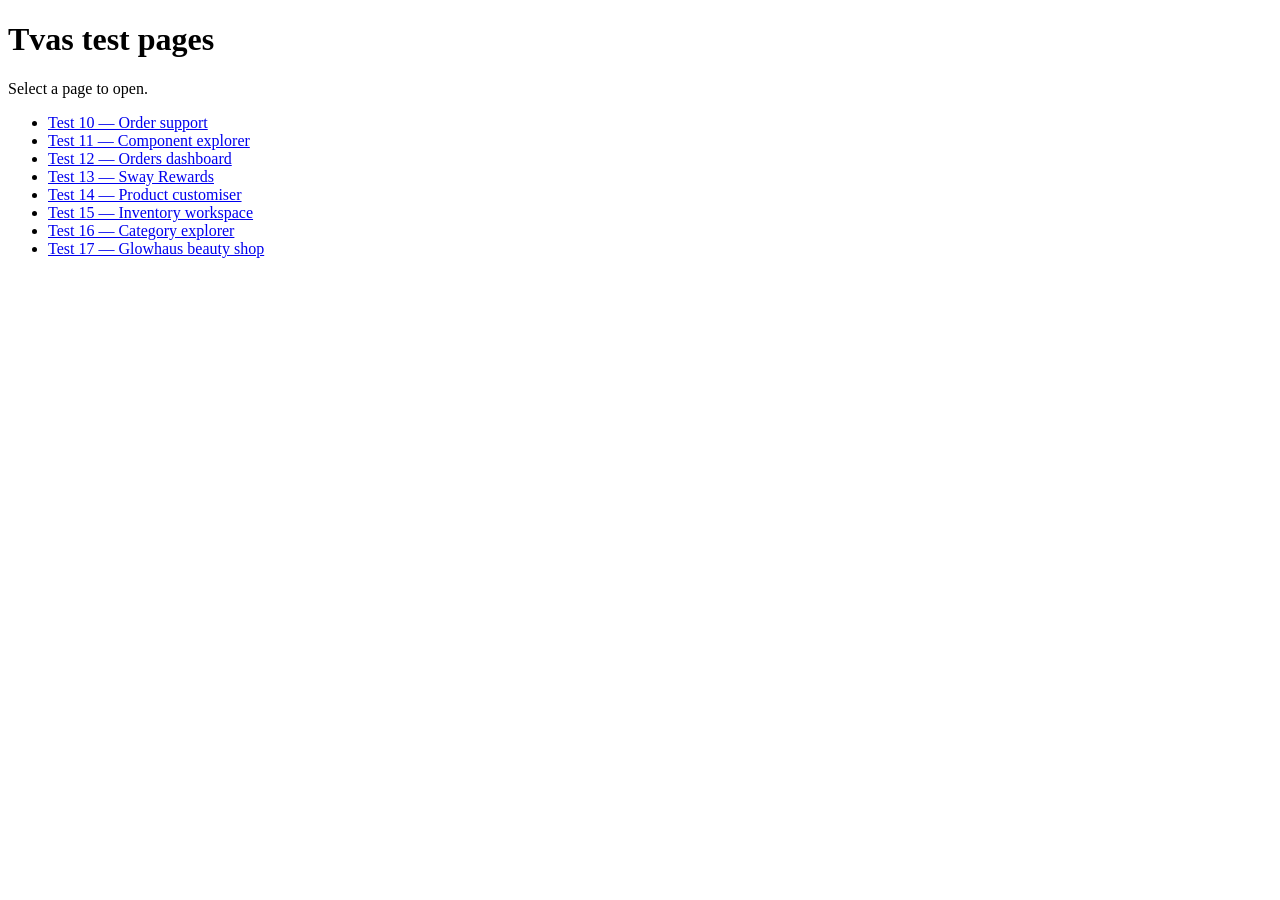
<file: index.html>
<!doctype html>
<html lang="en">
  <head>
    <meta charset="utf-8">
    <meta name="viewport" content="width=device-width, initial-scale=1">
    <title>Tvas test pages</title>
  </head>
  <body>
    <main>
      <h1>Tvas test pages</h1>
      <p>Select a page to open.</p>
      <ul>
        <li><a href="./test10/">Test 10 — Order support</a></li>
        <li><a href="./test11/">Test 11 — Component explorer</a></li>
        <li><a href="./test12/">Test 12 — Orders dashboard</a></li>
        <li><a href="./test13/">Test 13 — Sway Rewards</a></li>
        <li><a href="./test14/">Test 14 — Product customiser</a></li>
        <li><a href="./test15/">Test 15 — Inventory workspace</a></li>
        <li><a href="./test16/">Test 16 — Category explorer</a></li>
        <li><a href="./test17/">Test 17 — Glowhaus beauty shop</a></li>
      </ul>
    </main>
  </body>
</html>
</file>
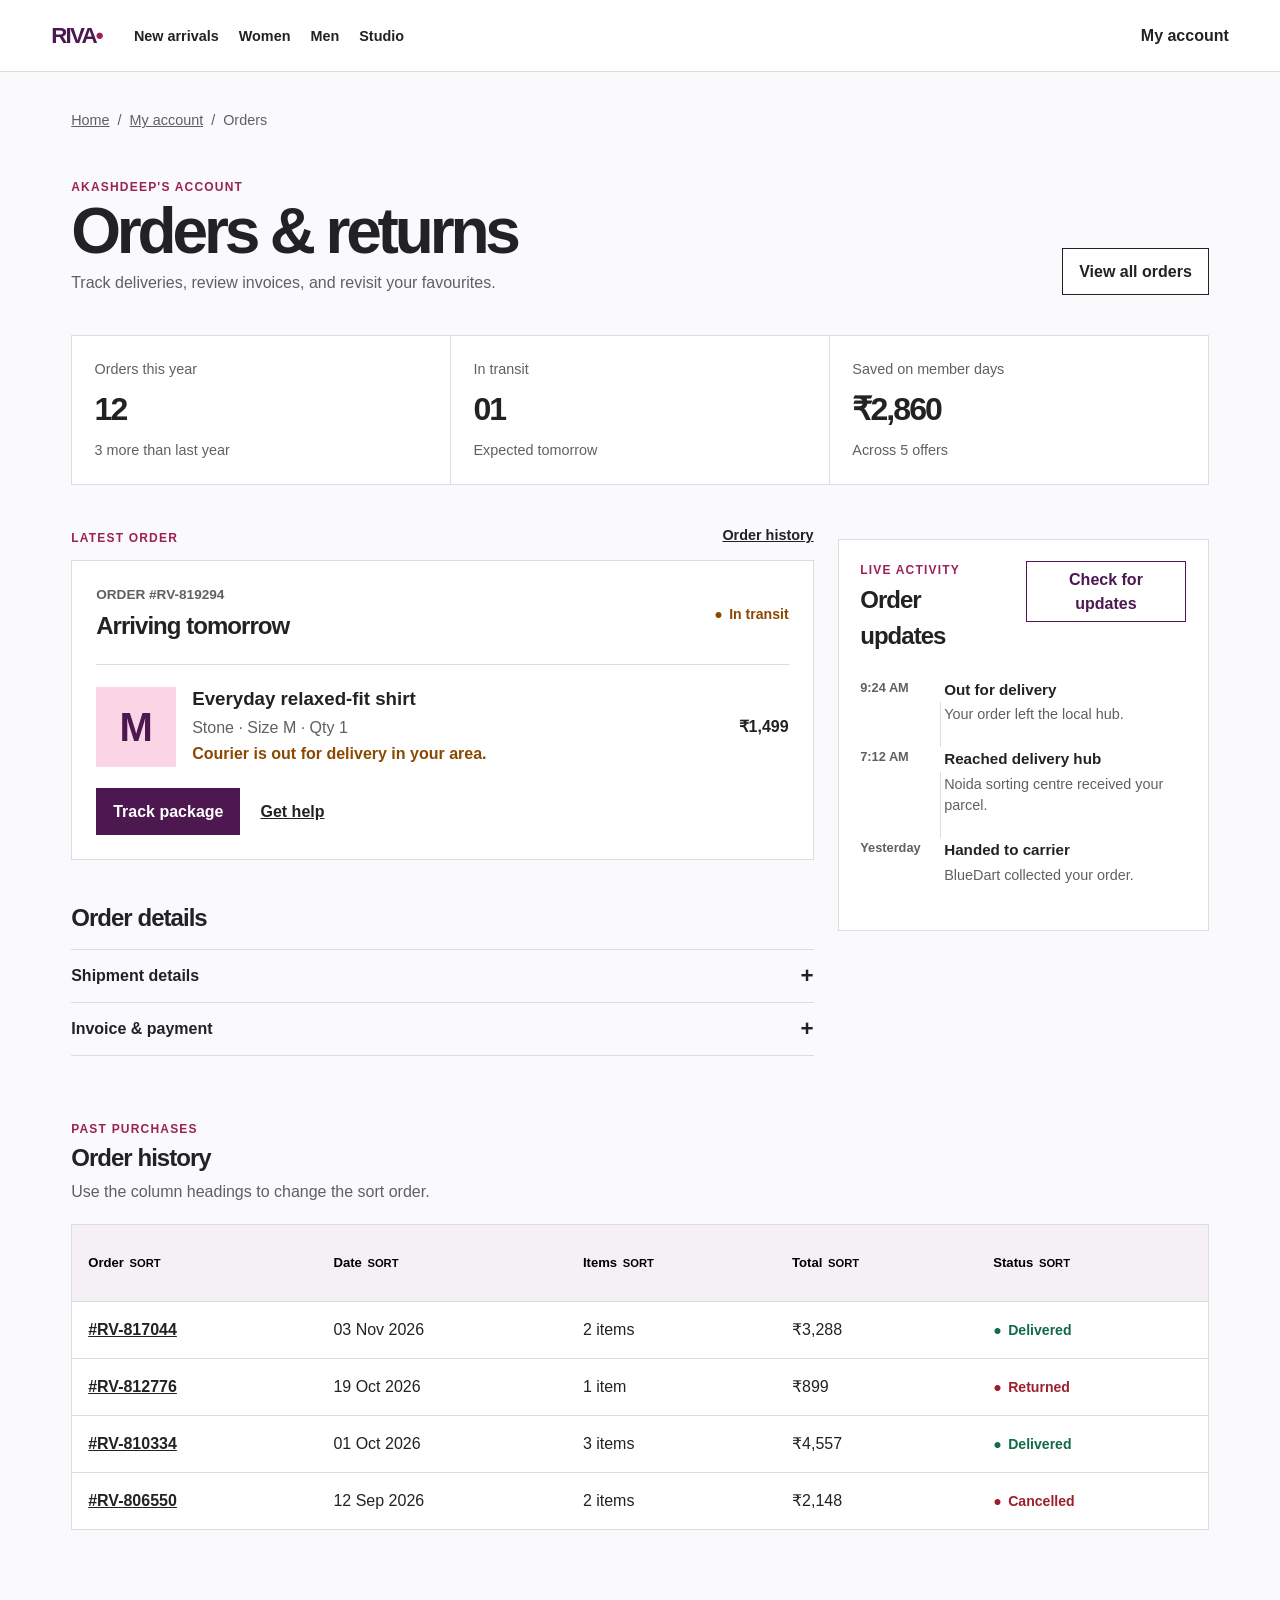
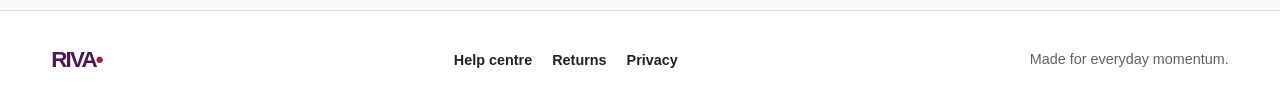
<file: test12/index.html>
<!doctype html>
<html lang="en">
  <head>
    <meta charset="utf-8">
    <meta name="viewport" content="width=device-width, initial-scale=1">
    <meta name="description" content="Myntra-inspired account dashboard with sortable order history and order activity.">
    <title>My orders — RIVA</title>
    <link rel="stylesheet" href="./style.css">
  </head>
  <body>
    <a class="skip-link" href="#main">Skip to order history</a>
    <header class="site-header">
      <a class="brand" href="../" aria-label="RIVA home">RIVA<span>•</span></a>
      <nav aria-label="Primary navigation">
        <ul><li><a href="#new">New arrivals</a></li><li><a href="#women">Women</a></li><li><a href="#men">Men</a></li><li><a href="#studio">Studio</a></li></ul>
      </nav>
      <a class="account-link" href="#account">My account</a>
    </header>

    <main id="main" tabindex="-1">
      <nav class="breadcrumbs" aria-label="Breadcrumb"><ol><li><a href="../">Home</a></li><li><a href="#account">My account</a></li><li aria-current="page">Orders</li></ol></nav>
      <section class="account-heading" aria-labelledby="page-title">
        <div><p class="eyebrow">AKASHDEEP'S ACCOUNT</p><h1 id="page-title">Orders &amp; returns</h1><p>Track deliveries, review invoices, and revisit your favourites.</p></div>
        <a class="outline-button" href="#order-history">View all orders</a>
      </section>

      <section class="metrics" aria-label="Order metrics">
        <article><p>Orders this year</p><strong>12</strong><span>3 more than last year</span></article>
        <article><p>In transit</p><strong>01</strong><span>Expected tomorrow</span></article>
        <article><p>Saved on member days</p><strong>₹2,860</strong><span>Across 5 offers</span></article>
      </section>

      <div class="dashboard-layout">
        <section class="order-column" aria-labelledby="latest-order-title">
          <div class="section-label"><p class="eyebrow">LATEST ORDER</p><a href="#order-history">Order history</a></div>
          <article class="latest-order">
            <div class="order-topline"><div><p class="order-id">ORDER #RV-819294</p><h2 id="latest-order-title">Arriving tomorrow</h2></div><p class="status in-transit"><span aria-hidden="true">●</span> In transit</p></div>
            <div class="order-detail"><div class="product-tile" aria-hidden="true">M</div><div><h3>Everyday relaxed-fit shirt</h3><p>Stone · Size M · Qty 1</p><p class="delivery-note">Courier is out for delivery in your area.</p></div><strong>₹1,499</strong></div>
            <div class="order-actions"><a class="filled-button" href="#tracking">Track package</a><a class="text-link" href="#invoice">Get help</a></div>
          </article>

          <section class="details-section" aria-labelledby="details-title"><h2 id="details-title">Order details</h2>
            <details><summary>Shipment details</summary><div class="disclosure-content"><p><strong>Delivery address</strong><br>Akashdeep Bansal<br>24, Sector 18, Noida 201301</p><p><strong>Carrier</strong><br>BlueDart · Tracking ID BD482930190</p></div></details>
            <details><summary>Invoice &amp; payment</summary><div class="disclosure-content"><p><strong>Payment</strong><br>Visa ending 4421 · ₹1,499</p><a href="#download-invoice">Download tax invoice (PDF)</a></div></details>
          </section>
        </section>

        <aside class="activity-feed" aria-labelledby="activity-title">
          <div class="aside-heading"><div><p class="eyebrow">LIVE ACTIVITY</p><h2 id="activity-title">Order updates</h2></div><button id="add-update" type="button">Check for updates</button></div>
          <p id="feed-status" class="sr-only" role="status" aria-live="polite"></p>
          <ol id="activity-list" aria-live="polite" aria-relevant="additions text">
            <li><time datetime="2026-11-22T09:24">9:24 AM</time><div><strong>Out for delivery</strong><p>Your order left the local hub.</p></div></li>
            <li><time datetime="2026-11-22T07:12">7:12 AM</time><div><strong>Reached delivery hub</strong><p>Noida sorting centre received your parcel.</p></div></li>
            <li><time datetime="2026-11-21T20:48">Yesterday</time><div><strong>Handed to carrier</strong><p>BlueDart collected your order.</p></div></li>
          </ol>
        </aside>
      </div>

      <section class="history-section" id="order-history" aria-labelledby="history-title">
        <div><p class="eyebrow">PAST PURCHASES</p><h2 id="history-title">Order history</h2><p>Use the column headings to change the sort order.</p></div>
        <div class="table-wrap" tabindex="0">
          <table>
            <caption class="sr-only">Order history. Select a column heading to sort the results.</caption>
            <thead><tr><th scope="col" aria-sort="none"><button type="button" data-sort="order">Order <span class="sort-word">Sort</span></button></th><th scope="col" aria-sort="none"><button type="button" data-sort="date">Date <span class="sort-word">Sort</span></button></th><th scope="col" aria-sort="none"><button type="button" data-sort="items">Items <span class="sort-word">Sort</span></button></th><th scope="col" aria-sort="none"><button type="button" data-sort="total">Total <span class="sort-word">Sort</span></button></th><th scope="col" aria-sort="none"><button type="button" data-sort="status">Status <span class="sort-word">Sort</span></button></th></tr></thead>
            <tbody id="order-rows">
              <tr data-order="RV-817044" data-date="2026-11-03" data-items="2" data-total="3288" data-status="Delivered"><td><a href="#rv817044">#RV-817044</a></td><td>03 Nov 2026</td><td>2 items</td><td>₹3,288</td><td><span class="status delivered"><span aria-hidden="true">●</span> Delivered</span></td></tr>
              <tr data-order="RV-812776" data-date="2026-10-19" data-items="1" data-total="899" data-status="Returned"><td><a href="#rv812776">#RV-812776</a></td><td>19 Oct 2026</td><td>1 item</td><td>₹899</td><td><span class="status returned"><span aria-hidden="true">●</span> Returned</span></td></tr>
              <tr data-order="RV-810334" data-date="2026-10-01" data-items="3" data-total="4557" data-status="Delivered"><td><a href="#rv810334">#RV-810334</a></td><td>01 Oct 2026</td><td>3 items</td><td>₹4,557</td><td><span class="status delivered"><span aria-hidden="true">●</span> Delivered</span></td></tr>
              <tr data-order="RV-806550" data-date="2026-09-12" data-items="2" data-total="2148" data-status="Cancelled"><td><a href="#rv806550">#RV-806550</a></td><td>12 Sep 2026</td><td>2 items</td><td>₹2,148</td><td><span class="status cancelled"><span aria-hidden="true">●</span> Cancelled</span></td></tr>
            </tbody>
          </table>
        </div>
        <p id="sort-status" class="sr-only" role="status" aria-live="polite"></p>
      </section>
    </main>
    <footer><a class="brand" href="../">RIVA<span>•</span></a><nav aria-label="Footer"><ul><li><a href="#help">Help centre</a></li><li><a href="#returns">Returns</a></li><li><a href="#privacy">Privacy</a></li></ul></nav><p>Made for everyday momentum.</p></footer>
    <script src="./app.js"></script>
  </body>
</html>
</file>
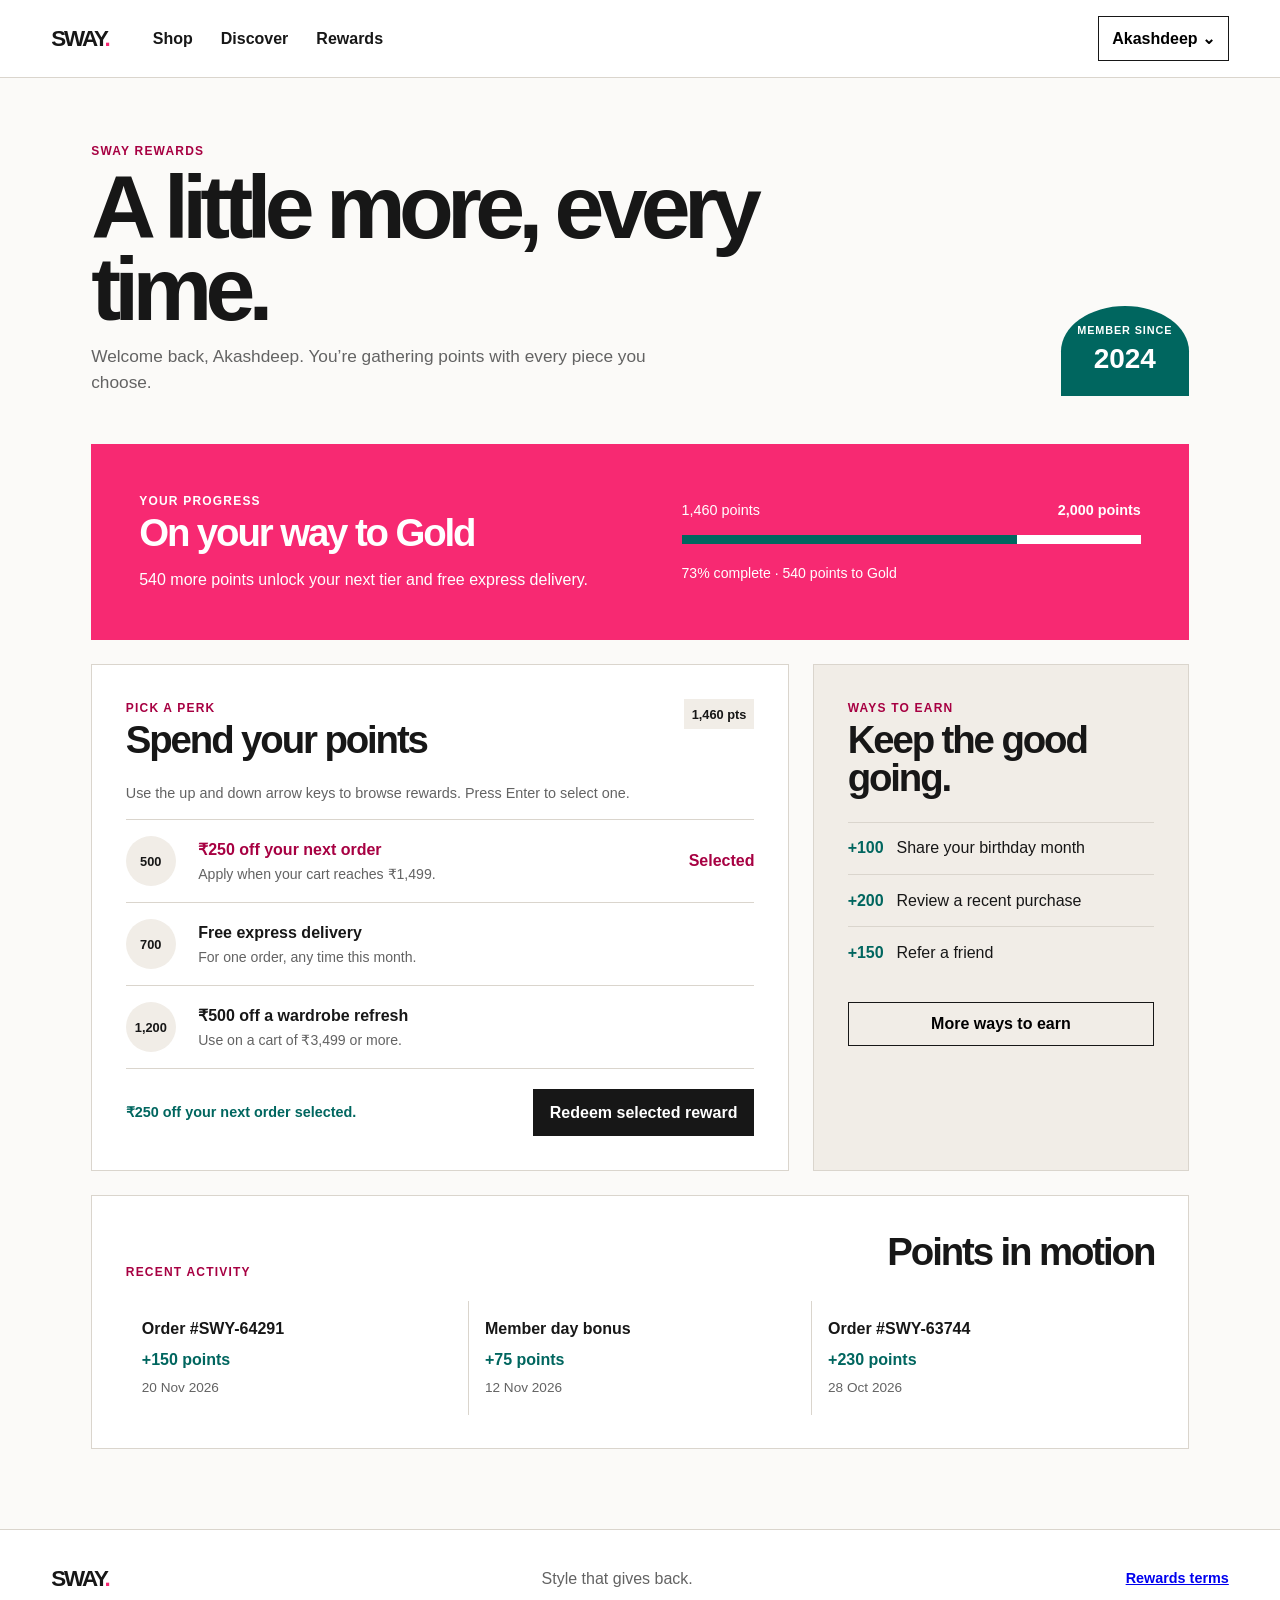
<file: test13/index.html>
<!doctype html>
<html lang="en">
  <head>
    <meta charset="utf-8">
    <meta name="viewport" content="width=device-width, initial-scale=1">
    <meta name="description" content="A responsive rewards dashboard with accessible listbox and menu components.">
    <title>Sway Rewards — Test 13</title>
    <link rel="stylesheet" href="./style.css">
  </head>
  <body>
    <a class="skip-link" href="#main">Skip to rewards</a>
    <header class="site-header">
      <a class="brand" href="../">SWAY<span>.</span></a>
      <nav aria-label="Primary">
        <ul class="menubar" role="menubar">
          <li role="none"><button type="button" role="menuitem" aria-haspopup="true" aria-expanded="false" aria-controls="shop-menu" id="shop-button">Shop</button><ul class="menu" id="shop-menu" role="menu" aria-labelledby="shop-button" hidden><li role="none"><button type="button" role="menuitem" data-message="Women’s edits are being curated.">Women</button></li><li role="none"><button type="button" role="menuitem" data-message="Men’s edits are being curated.">Men</button></li><li role="none"><button type="button" role="menuitem" data-message="New arrivals are being curated.">New arrivals</button></li></ul></li>
          <li role="none"><button type="button" role="menuitem" aria-haspopup="true" aria-expanded="false" aria-controls="discover-menu" id="discover-button">Discover</button><ul class="menu" id="discover-menu" role="menu" aria-labelledby="discover-button" hidden><li role="none"><button type="button" role="menuitem" data-message="Style stories are being curated.">Style stories</button></li><li role="none"><button type="button" role="menuitem" data-message="The Sway journal is being curated.">Journal</button></li></ul></li>
          <li role="none"><a role="menuitem" href="#rewards">Rewards</a></li>
        </ul>
      </nav>
      <button class="account-button" type="button" aria-haspopup="true" aria-expanded="false" aria-controls="account-menu" id="account-button">Akashdeep <span aria-hidden="true">⌄</span></button>
      <ul class="menu account-menu" id="account-menu" role="menu" aria-labelledby="account-button" hidden><li role="none"><button type="button" role="menuitem" data-message="Profile details opened.">Profile</button></li><li role="none"><button type="button" role="menuitem" data-message="Account settings opened.">Settings</button></li></ul>
    </header>

    <main id="main" tabindex="-1">
      <section class="hero" id="rewards" aria-labelledby="page-title">
        <div><p class="eyebrow">SWAY REWARDS</p><h1 id="page-title">A little more, every time.</h1><p>Welcome back, Akashdeep. You’re gathering points with every piece you choose.</p></div>
        <div class="hero-capsule"><span>MEMBER SINCE</span><strong>2024</strong></div>
      </section>

      <section class="progress-card" aria-labelledby="progress-title">
        <div><p class="eyebrow">YOUR PROGRESS</p><h2 id="progress-title">On your way to Gold</h2><p>540 more points unlock your next tier and free express delivery.</p></div>
        <div class="meter-block"><div class="meter-label"><span>1,460 points</span><strong>2,000 points</strong></div><meter id="rewards-meter" min="0" max="2000" value="1460">1,460 out of 2,000 points</meter><p>73% complete · 540 points to Gold</p></div>
      </section>

      <section class="dashboard-grid" aria-label="Rewards dashboard">
        <article class="listbox-card" aria-labelledby="reward-list-title">
          <div class="card-heading"><div><p class="eyebrow">PICK A PERK</p><h2 id="reward-list-title">Spend your points</h2></div><span id="point-balance">1,460 pts</span></div>
          <p class="help-text" id="listbox-help">Use the up and down arrow keys to browse rewards. Press Enter to select one.</p>
          <div id="reward-listbox" class="reward-listbox" role="listbox" aria-labelledby="reward-list-title" aria-describedby="listbox-help" aria-activedescendant="reward-1" tabindex="0">
            <div id="reward-1" role="option" aria-selected="true" data-name="₹250 off your next order" data-points="500"><span class="reward-number">500</span><div><strong>₹250 off your next order</strong><p>Apply when your cart reaches ₹1,499.</p></div><span class="selected-mark" aria-hidden="true">Selected</span></div>
            <div id="reward-2" role="option" aria-selected="false" data-name="Free express delivery" data-points="700"><span class="reward-number">700</span><div><strong>Free express delivery</strong><p>For one order, any time this month.</p></div><span class="selected-mark" aria-hidden="true"></span></div>
            <div id="reward-3" role="option" aria-selected="false" data-name="₹500 off a wardrobe refresh" data-points="1200"><span class="reward-number">1,200</span><div><strong>₹500 off a wardrobe refresh</strong><p>Use on a cart of ₹3,499 or more.</p></div><span class="selected-mark" aria-hidden="true"></span></div>
          </div>
          <div class="reward-action"><p id="reward-selection" role="status" aria-live="polite">₹250 off your next order selected.</p><button type="button" id="redeem-button">Redeem selected reward</button></div>
        </article>

        <aside class="earn-card" aria-labelledby="earn-title"><p class="eyebrow">WAYS TO EARN</p><h2 id="earn-title">Keep the good going.</h2><ul><li><strong>+100</strong><span>Share your birthday month</span></li><li><strong>+200</strong><span>Review a recent purchase</span></li><li><strong>+150</strong><span>Refer a friend</span></li></ul><button class="secondary-button" id="earn-menu-button" type="button" aria-haspopup="true" aria-expanded="false" aria-controls="earn-menu">More ways to earn</button><ul class="menu earn-menu" id="earn-menu" role="menu" aria-labelledby="earn-menu-button" hidden><li role="none"><button type="button" role="menuitem" data-message="Your birthday month reward has been saved.">Add birthday month</button></li><li role="none"><button type="button" role="menuitem" data-message="Referral details opened.">Refer a friend</button></li></ul></aside>
      </section>

      <section class="activity-card" aria-labelledby="activity-title"><div><p class="eyebrow">RECENT ACTIVITY</p><h2 id="activity-title">Points in motion</h2></div><ul><li><span>Order #SWY-64291</span><strong>+150 points</strong><time datetime="2026-11-20">20 Nov 2026</time></li><li><span>Member day bonus</span><strong>+75 points</strong><time datetime="2026-11-12">12 Nov 2026</time></li><li><span>Order #SWY-63744</span><strong>+230 points</strong><time datetime="2026-10-28">28 Oct 2026</time></li></ul></section>
    </main>
    <footer><a class="brand" href="../">SWAY<span>.</span></a><p>Style that gives back.</p><a href="#terms">Rewards terms</a></footer>
    <div class="toast" id="toast" role="status" aria-live="polite" hidden></div>
    <script src="./app.js"></script>
  </body>
</html>
</file>
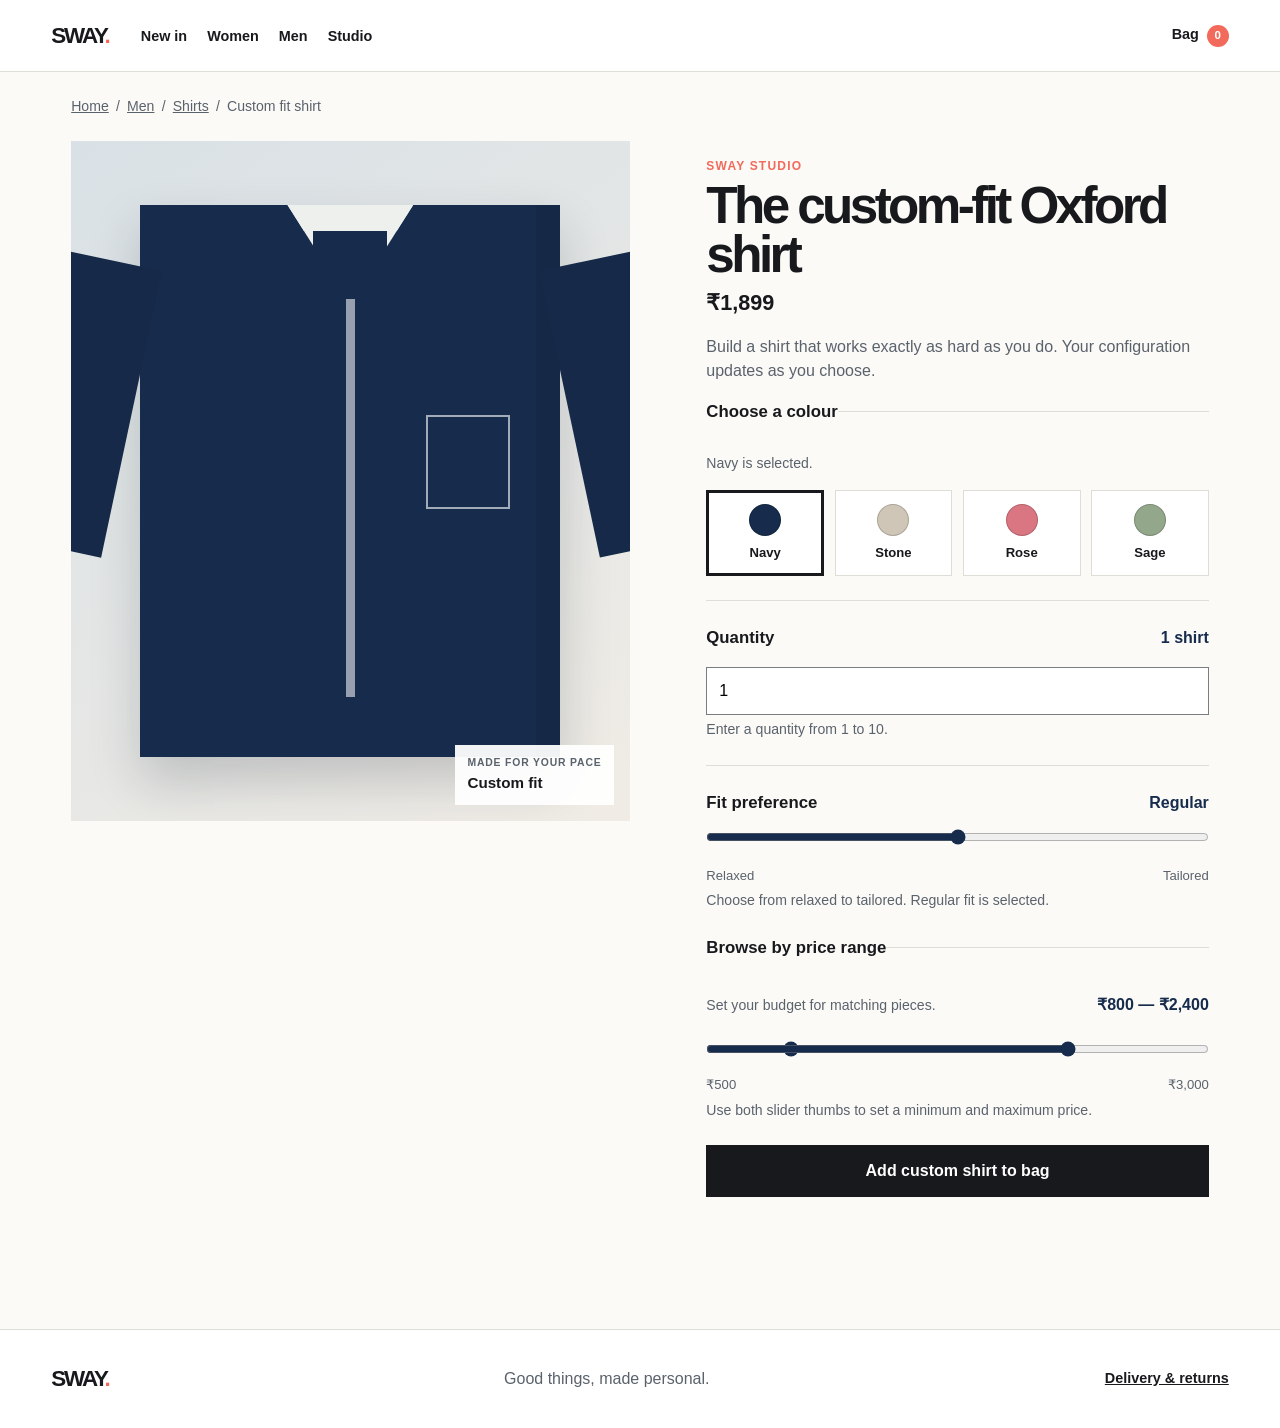
<file: test14/index.html>
<!doctype html>
<html lang="en">
  <head>
    <meta charset="utf-8">
    <meta name="viewport" content="width=device-width, initial-scale=1">
    <meta name="description" content="Responsive product customiser demonstrating radio group, sliders, multi-thumb range, and spinbutton controls.">
    <title>Customise your fit — Test 14</title>
    <link rel="stylesheet" href="./style.css">
  </head>
  <body>
    <a class="skip-link" href="#customiser">Skip to customiser</a>
    <header class="site-header"><a class="brand" href="../">SWAY<span>.</span></a><nav aria-label="Primary"><ul><li><a href="#new">New in</a></li><li><a href="#women">Women</a></li><li><a href="#men">Men</a></li><li><a href="#studio">Studio</a></li></ul></nav><a class="bag-link" href="#bag">Bag <span id="bag-count">0</span></a></header>

    <main id="customiser" tabindex="-1">
      <nav class="breadcrumbs" aria-label="Breadcrumb"><ol><li><a href="../">Home</a></li><li><a href="#men">Men</a></li><li><a href="#shirts">Shirts</a></li><li aria-current="page">Custom fit shirt</li></ol></nav>
      <div class="product-layout">
        <section class="product-stage" aria-labelledby="product-name">
          <div id="shirt-art" class="shirt-art navy" role="img" aria-label="Navy custom-fit shirt"><div class="collar"></div><div class="button-line"></div><div class="pocket"></div></div>
          <div class="stage-note"><span>MADE FOR YOUR PACE</span><strong>Custom fit</strong></div>
        </section>

        <section class="customiser" aria-labelledby="product-name">
          <p class="eyebrow">SWAY STUDIO</p><h1 id="product-name">The custom-fit Oxford shirt</h1><p class="price">₹1,899</p><p class="intro">Build a shirt that works exactly as hard as you do. Your configuration updates as you choose.</p>

          <form id="product-form">
            <fieldset class="control-group colour-group"><legend>Choose a colour</legend><p class="hint">Navy is selected.</p><div class="radio-grid">
              <label><input type="radio" name="colour" value="Navy" checked><span class="swatch navy" aria-hidden="true"></span><span>Navy</span></label>
              <label><input type="radio" name="colour" value="Stone"><span class="swatch stone" aria-hidden="true"></span><span>Stone</span></label>
              <label><input type="radio" name="colour" value="Rose"><span class="swatch rose" aria-hidden="true"></span><span>Rose</span></label>
              <label><input type="radio" name="colour" value="Sage"><span class="swatch sage" aria-hidden="true"></span><span>Sage</span></label>
            </div></fieldset>

            <section class="control-group" aria-labelledby="quantity-label"><div class="control-head"><label id="quantity-label" for="quantity">Quantity</label><output id="quantity-output" for="quantity">1 shirt</output></div><input id="quantity" name="quantity" type="number" min="1" max="10" step="1" value="1" inputmode="numeric" aria-describedby="quantity-help"><p id="quantity-help" class="hint">Enter a quantity from 1 to 10.</p></section>

            <section class="control-group" aria-labelledby="fit-label"><div class="control-head"><label id="fit-label" for="fit-slider">Fit preference</label><output id="fit-output" for="fit-slider">Regular</output></div><input id="fit-slider" type="range" min="1" max="5" step="1" value="3" aria-describedby="fit-help"><div class="range-labels" aria-hidden="true"><span>Relaxed</span><span>Tailored</span></div><p id="fit-help" class="hint">Choose from relaxed to tailored. Regular fit is selected.</p></section>

            <fieldset class="control-group price-range"><legend>Browse by price range</legend><div class="control-head"><span class="hint">Set your budget for matching pieces.</span><output id="price-output" aria-live="polite">₹800 — ₹2,400</output></div><div class="range-stack"><input id="price-min" type="range" min="500" max="3000" step="100" value="800" aria-label="Minimum price"><input id="price-max" type="range" min="500" max="3000" step="100" value="2400" aria-label="Maximum price"></div><div class="range-labels" aria-hidden="true"><span>₹500</span><span>₹3,000</span></div><p class="hint">Use both slider thumbs to set a minimum and maximum price.</p></fieldset>

            <button class="add-button" type="submit">Add custom shirt to bag</button><p id="form-status" class="form-status" role="status" aria-live="polite"></p>
          </form>
        </section>
      </div>
    </main>
    <footer><a class="brand" href="../">SWAY<span>.</span></a><p>Good things, made personal.</p><a href="#delivery">Delivery &amp; returns</a></footer>
    <script src="./app.js"></script>
  </body>
</html>
</file>
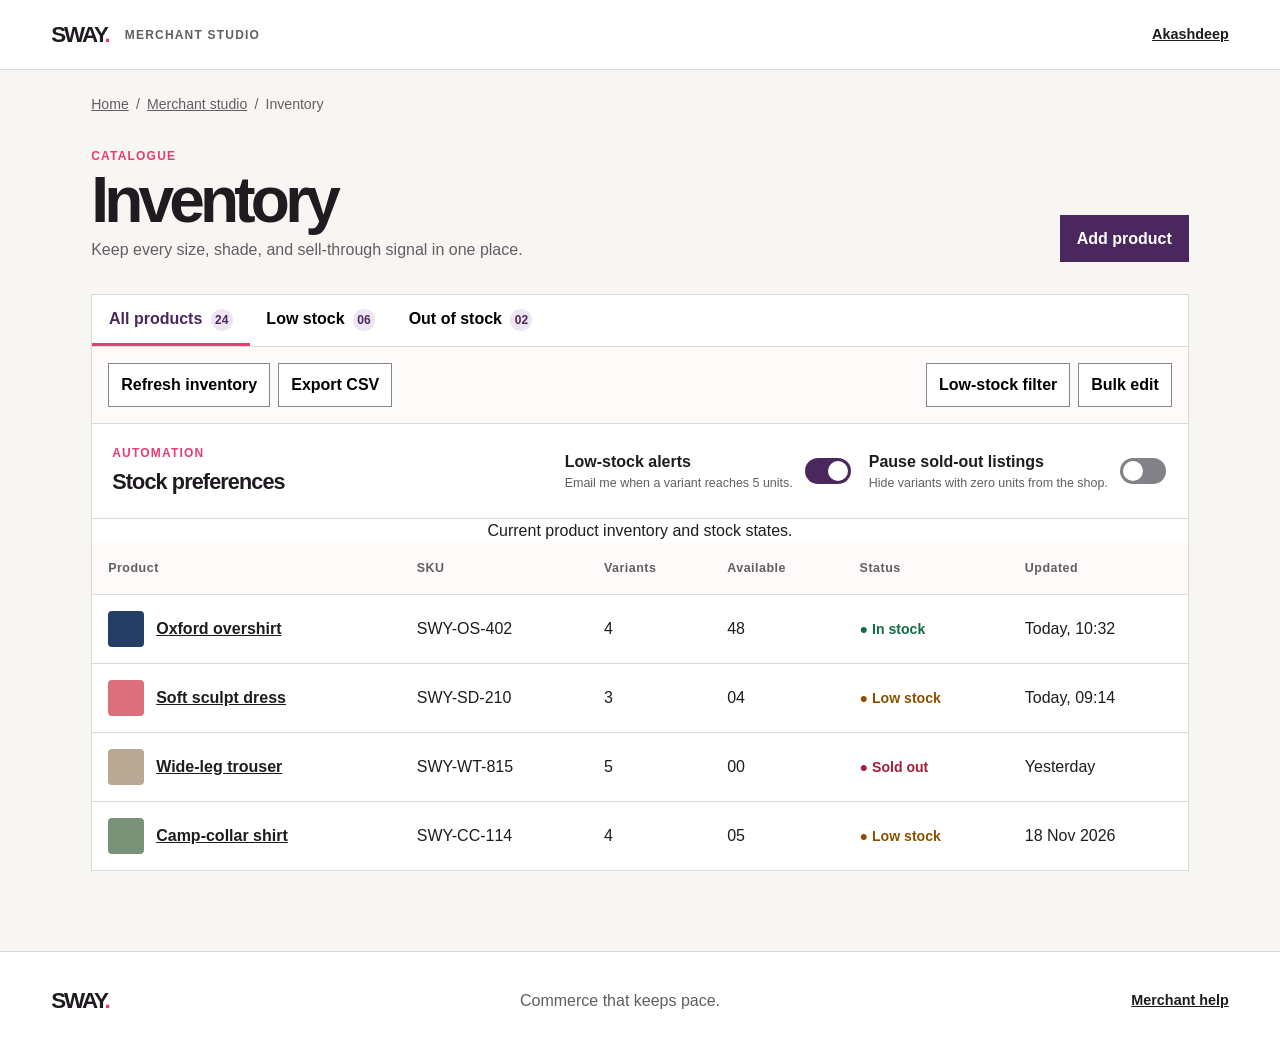
<file: test15/index.html>
<!doctype html>
<html lang="en">
  <head><meta charset="utf-8"><meta name="viewport" content="width=device-width, initial-scale=1"><meta name="description" content="Responsive inventory workspace with tabs, toolbar, switches, and stock status table."><title>Inventory workspace — Test 15</title><link rel="stylesheet" href="./style.css"></head>
  <body>
    <a class="skip-link" href="#main">Skip to inventory</a>
    <header><a class="brand" href="../">SWAY<span>.</span></a><p>MERCHANT STUDIO</p><a href="#account">Akashdeep</a></header>
    <main id="main" tabindex="-1">
      <nav class="breadcrumbs" aria-label="Breadcrumb"><ol><li><a href="../">Home</a></li><li><a href="#studio">Merchant studio</a></li><li aria-current="page">Inventory</li></ol></nav>
      <section class="page-heading"><div><p class="eyebrow">CATALOGUE</p><h1>Inventory</h1><p>Keep every size, shade, and sell-through signal in one place.</p></div><button id="add-product" class="primary-button" type="button">Add product</button></section>

      <section class="workspace" aria-label="Inventory controls and product table">
        <div class="tabs" role="tablist" aria-label="Inventory view">
          <button id="tab-all" role="tab" aria-selected="true" aria-controls="inventory-panel" tabindex="0">All products <span>24</span></button>
          <button id="tab-low" role="tab" aria-selected="false" aria-controls="inventory-panel" tabindex="-1">Low stock <span>06</span></button>
          <button id="tab-out" role="tab" aria-selected="false" aria-controls="inventory-panel" tabindex="-1">Out of stock <span>02</span></button>
        </div>
        <div id="inventory-panel" role="tabpanel" aria-labelledby="tab-all">
          <div class="toolbar" role="toolbar" aria-label="Inventory actions"><div class="toolbar-group"><button id="refresh" type="button">Refresh inventory</button><button id="export" type="button">Export CSV</button></div><div class="toolbar-group"><button id="filter" type="button" aria-pressed="false">Low-stock filter</button><button id="bulk-edit" type="button">Bulk edit</button></div></div>
          <div class="preferences" aria-labelledby="preferences-title"><div><p class="eyebrow">AUTOMATION</p><h2 id="preferences-title">Stock preferences</h2></div><div class="switches"><label class="switch-row"><span><strong>Low-stock alerts</strong><small>Email me when a variant reaches 5 units.</small></span><input id="alerts-switch" type="checkbox" role="switch" checked><span class="switch-track" aria-hidden="true"></span></label><label class="switch-row"><span><strong>Pause sold-out listings</strong><small>Hide variants with zero units from the shop.</small></span><input id="pause-switch" type="checkbox" role="switch"><span class="switch-track" aria-hidden="true"></span></label></div></div>
          <div class="table-wrap" tabindex="0" role="region" aria-label="Product inventory table. Scroll horizontally to view all columns."><table><caption class="sr-only">Current product inventory and stock states.</caption><thead><tr><th scope="col">Product</th><th scope="col">SKU</th><th scope="col">Variants</th><th scope="col">Available</th><th scope="col">Status</th><th scope="col">Updated</th></tr></thead><tbody id="inventory-rows"><tr data-state="healthy"><td><div class="product"><span class="product-art navy" aria-hidden="true"></span><a href="#oxford">Oxford overshirt</a></div></td><td>SWY-OS-402</td><td>4</td><td>48</td><td><span class="status healthy">● In stock</span></td><td>Today, 10:32</td></tr><tr data-state="low"><td><div class="product"><span class="product-art rose" aria-hidden="true"></span><a href="#dress">Soft sculpt dress</a></div></td><td>SWY-SD-210</td><td>3</td><td>04</td><td><span class="status low">● Low stock</span></td><td>Today, 09:14</td></tr><tr data-state="out"><td><div class="product"><span class="product-art stone" aria-hidden="true"></span><a href="#trouser">Wide-leg trouser</a></div></td><td>SWY-WT-815</td><td>5</td><td>00</td><td><span class="status out">● Sold out</span></td><td>Yesterday</td></tr><tr data-state="low"><td><div class="product"><span class="product-art sage" aria-hidden="true"></span><a href="#shirt">Camp-collar shirt</a></div></td><td>SWY-CC-114</td><td>4</td><td>05</td><td><span class="status low">● Low stock</span></td><td>18 Nov 2026</td></tr></tbody></table></div>
        </div>
      </section>
    </main>
    <footer><a class="brand" href="../">SWAY<span>.</span></a><p>Commerce that keeps pace.</p><a href="#help">Merchant help</a></footer><p id="status-message" class="status-message" role="status" aria-live="polite"></p>
    <script src="./app.js"></script>
  </body>
</html>
</file>
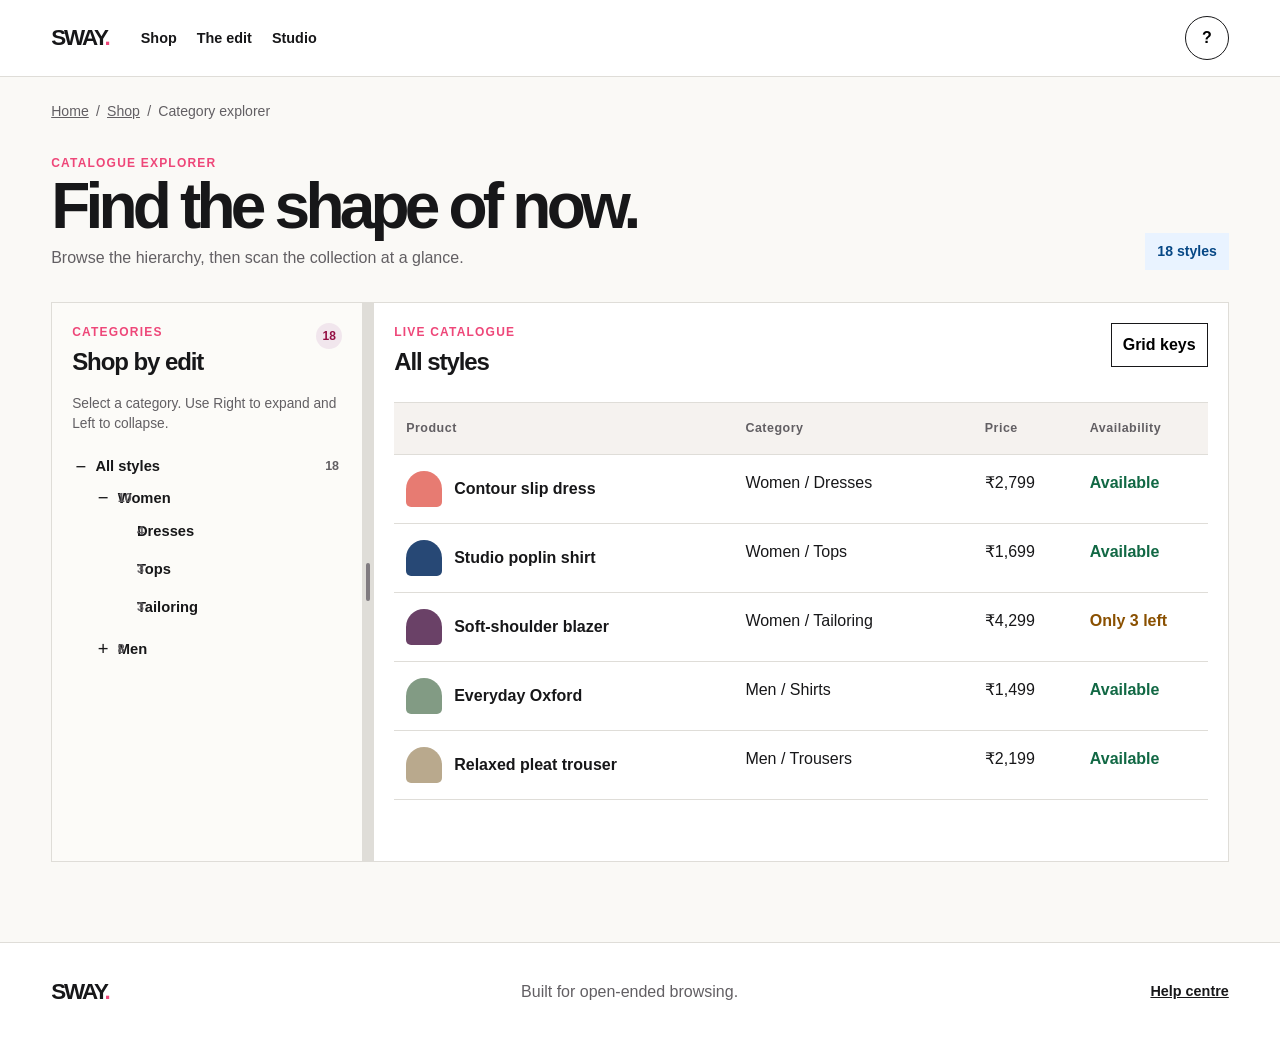
<file: test16/index.html>
<!doctype html>
<html lang="en">
  <head><meta charset="utf-8"><meta name="viewport" content="width=device-width, initial-scale=1"><meta name="description" content="Accessible category explorer with tooltip, tree view, treegrid, and adjustable split pane."><title>Category explorer — Test 16</title><link rel="stylesheet" href="./style.css"></head>
  <body>
    <a class="skip-link" href="#catalog">Skip to catalogue</a>
    <header><a class="brand" href="../">SWAY<span>.</span></a><nav aria-label="Primary"><ul><li><a href="#shop">Shop</a></li><li><a href="#edit">The edit</a></li><li><a href="#studio">Studio</a></li></ul></nav><div class="help-wrap"><button class="help-button" type="button" aria-label="Category explorer help" aria-describedby="help-tooltip">?</button><span id="help-tooltip" class="tooltip" role="tooltip">Use arrow keys to browse the category tree. Drag or use the splitter to resize the panels.</span></div></header>
    <main id="catalog" tabindex="-1"><div class="breadcrumbs" aria-label="Breadcrumb"><ol><li><a href="../">Home</a></li><li><a href="#shop">Shop</a></li><li aria-current="page">Category explorer</li></ol></div><section class="title-row"><div><p class="eyebrow">CATALOGUE EXPLORER</p><h1>Find the shape of now.</h1><p>Browse the hierarchy, then scan the collection at a glance.</p></div><p class="result-count" id="result-count">18 styles</p></section>
      <div class="split-layout" id="split-layout">
        <aside class="tree-panel" aria-labelledby="tree-title"><div class="pane-heading"><div><p class="eyebrow">CATEGORIES</p><h2 id="tree-title">Shop by edit</h2></div><span>18</span></div><p class="tree-help">Select a category. Use Right to expand and Left to collapse.</p>
          <ul id="category-tree" role="tree" aria-label="Product categories">
            <li role="treeitem" aria-level="1" aria-expanded="true" tabindex="0" data-category="All"><span class="tree-toggle" aria-hidden="true">−</span> All styles <span class="tree-count">18</span><ul role="group">
              <li role="treeitem" aria-level="2" aria-expanded="true" tabindex="-1" data-category="Women"><span class="tree-toggle" aria-hidden="true">−</span> Women <span class="tree-count">10</span><ul role="group"><li role="treeitem" aria-level="3" tabindex="-1" data-category="Dresses">Dresses <span class="tree-count">4</span></li><li role="treeitem" aria-level="3" tabindex="-1" data-category="Tops">Tops <span class="tree-count">3</span></li><li role="treeitem" aria-level="3" tabindex="-1" data-category="Tailoring">Tailoring <span class="tree-count">3</span></li></ul></li>
              <li role="treeitem" aria-level="2" aria-expanded="false" tabindex="-1" data-category="Men"><span class="tree-toggle" aria-hidden="true">+</span> Men <span class="tree-count">8</span><ul role="group" hidden><li role="treeitem" aria-level="3" tabindex="-1" data-category="Shirts">Shirts <span class="tree-count">3</span></li><li role="treeitem" aria-level="3" tabindex="-1" data-category="Trousers">Trousers <span class="tree-count">3</span></li><li role="treeitem" aria-level="3" tabindex="-1" data-category="Outerwear">Outerwear <span class="tree-count">2</span></li></ul></li>
            </ul></li>
          </ul>
        </aside>
        <div class="splitter" id="splitter" role="separator" aria-orientation="vertical" aria-label="Resize category and catalogue panels" aria-valuemin="240" aria-valuemax="520" aria-valuenow="310" tabindex="0"></div>
        <section class="catalogue-panel" aria-labelledby="grid-title"><div class="pane-heading"><div><p class="eyebrow">LIVE CATALOGUE</p><h2 id="grid-title">All styles</h2></div><button type="button" id="grid-help" aria-describedby="grid-tooltip">Grid keys</button><span id="grid-tooltip" class="tooltip grid-tooltip" role="tooltip">Focus a row, then use Up and Down arrows to move. Enter selects it.</span></div><p id="selection-status" class="sr-only" role="status" aria-live="polite"></p>
          <div class="treegrid-wrap"><div id="product-grid" role="treegrid" aria-label="Product catalogue" aria-readonly="true" aria-colcount="4" aria-rowcount="5"><div role="row" class="grid-header"><div role="columnheader">Product</div><div role="columnheader">Category</div><div role="columnheader">Price</div><div role="columnheader">Availability</div></div><div role="row" aria-level="1" aria-selected="false" tabindex="0" data-category="Dresses"><div role="gridcell" class="product-cell"><span class="product-image coral" aria-hidden="true"></span>Contour slip dress</div><div role="gridcell">Women / Dresses</div><div role="gridcell">₹2,799</div><div role="gridcell"><span class="available">Available</span></div></div><div role="row" aria-level="1" aria-selected="false" tabindex="-1" data-category="Tops"><div role="gridcell" class="product-cell"><span class="product-image blue" aria-hidden="true"></span>Studio poplin shirt</div><div role="gridcell">Women / Tops</div><div role="gridcell">₹1,699</div><div role="gridcell"><span class="available">Available</span></div></div><div role="row" aria-level="1" aria-selected="false" tabindex="-1" data-category="Tailoring"><div role="gridcell" class="product-cell"><span class="product-image plum" aria-hidden="true"></span>Soft-shoulder blazer</div><div role="gridcell">Women / Tailoring</div><div role="gridcell">₹4,299</div><div role="gridcell"><span class="low-stock">Only 3 left</span></div></div><div role="row" aria-level="1" aria-selected="false" tabindex="-1" data-category="Shirts"><div role="gridcell" class="product-cell"><span class="product-image sage" aria-hidden="true"></span>Everyday Oxford</div><div role="gridcell">Men / Shirts</div><div role="gridcell">₹1,499</div><div role="gridcell"><span class="available">Available</span></div></div><div role="row" aria-level="1" aria-selected="false" tabindex="-1" data-category="Trousers"><div role="gridcell" class="product-cell"><span class="product-image stone" aria-hidden="true"></span>Relaxed pleat trouser</div><div role="gridcell">Men / Trousers</div><div role="gridcell">₹2,199</div><div role="gridcell"><span class="available">Available</span></div></div></div></div>
        </section>
      </div>
    </main><footer><a class="brand" href="../">SWAY<span>.</span></a><p>Built for open-ended browsing.</p><a href="#help">Help centre</a></footer><script src="./app.js"></script>
  </body>
</html>
</file>
<file: test12/style.css>
:root { --ink:#222124; --muted:#615f65; --line:#dedce1; --wash:#faf9fb; --plum:#4c184f; --berry:#9b2256; --pink:#fbd5e5; --success:#126a47; --warning:#8a4800; --danger:#9d1f2d; --focus:#085ab8; }
* { box-sizing:border-box; } html { scroll-behavior:smooth; } body { margin:0; background:var(--wash); color:var(--ink); font-family:Arial, Helvetica, sans-serif; font-size:16px; line-height:1.5; } a { color:inherit; } a:hover { color:var(--berry); } a:focus-visible, button:focus-visible, summary:focus-visible, .table-wrap:focus-visible { outline:3px solid var(--focus); outline-offset:3px; } button, .outline-button, .filled-button { min-height:44px; } button { font:inherit; cursor:pointer; } .skip-link { position:absolute; z-index:10; left:1rem; top:-5rem; padding:.75rem 1rem; background:#fff; color:var(--ink); }.skip-link:focus { top:1rem; }
.site-header { display:flex; min-height:72px; align-items:center; gap:2rem; padding:1rem clamp(1.25rem,4vw,4rem); border-bottom:1px solid var(--line); background:#fff; }.brand { text-decoration:none; font-size:1.4rem; font-weight:800; letter-spacing:-.08em; color:var(--plum); }.brand span { color:var(--berry); }.site-header nav { flex:1; }.site-header nav ul, footer ul { display:flex; flex-wrap:wrap; gap:1.25rem; list-style:none; padding:0; margin:0; }.site-header nav a, footer a { text-decoration:none; font-size:.9rem; font-weight:700; }.account-link { margin-left:auto; font-weight:700; text-decoration:none; }
main { max-width:1240px; padding:1.5rem clamp(1.25rem,4vw,4rem) 5rem; margin:auto; }.breadcrumbs ol { display:flex; flex-wrap:wrap; gap:.5rem; list-style:none; padding:0; color:var(--muted); font-size:.9rem; }.breadcrumbs li:not(:last-child)::after { content:'/'; margin-left:.5rem; }.breadcrumbs a { color:var(--muted); }.account-heading { display:flex; align-items:end; justify-content:space-between; gap:2rem; padding:2rem 0 2.5rem; }.eyebrow { margin:0; color:var(--berry); font-size:.75rem; font-weight:800; letter-spacing:.1em; }.account-heading h1 { margin:.25rem 0 .5rem; font-size:clamp(2.4rem,5vw,4.5rem); letter-spacing:-.065em; line-height:.98; }.account-heading p:last-child { margin:0; color:var(--muted); }.outline-button, .filled-button { display:inline-flex; align-items:center; justify-content:center; padding:.65rem 1rem; text-decoration:none; font-weight:800; white-space:nowrap; }.outline-button { border:1px solid var(--ink); background:#fff; }.filled-button { border:1px solid var(--plum); background:var(--plum); color:#fff; }.filled-button:hover { color:#fff; background:#6a236c; }
.metrics { display:grid; grid-template-columns:repeat(3,1fr); gap:1px; border:1px solid var(--line); background:var(--line); }.metrics article { padding:1.4rem; background:#fff; }.metrics p, .metrics span { margin:0; color:var(--muted); font-size:.9rem; }.metrics strong { display:block; margin:.3rem 0; font-size:2rem; letter-spacing:-.06em; }.dashboard-layout { display:grid; grid-template-columns:minmax(0,1.6fr) minmax(280px,.8fr); gap:1.5rem; margin-top:2.5rem; }.section-label, .aside-heading { display:flex; align-items:end; justify-content:space-between; gap:1rem; }.section-label > a { font-size:.9rem; font-weight:700; }.latest-order, .activity-feed { margin-top:.85rem; border:1px solid var(--line); background:#fff; }.latest-order { padding:1.5rem; }.order-topline { display:flex; justify-content:space-between; gap:1rem; border-bottom:1px solid var(--line); padding-bottom:1.25rem; }.order-id { margin:0; color:var(--muted); font-size:.85rem; font-weight:700; }.order-topline h2, .details-section h2, .activity-feed h2, .history-section h2 { margin:.15rem 0 0; font-size:1.5rem; letter-spacing:-.04em; }.status { display:inline-flex; align-items:center; gap:.4rem; margin:0; font-size:.88rem; font-weight:800; white-space:nowrap; }.in-transit { color:var(--warning); }.delivered { color:var(--success); }.returned, .cancelled { color:var(--danger); }.order-detail { display:grid; grid-template-columns:80px minmax(0,1fr) auto; gap:1rem; align-items:center; padding:1.25rem 0; }.product-tile { display:grid; place-items:center; aspect-ratio:1; background:var(--pink); color:var(--plum); font-size:2.5rem; font-weight:800; }.order-detail h3 { margin:0; }.order-detail p { margin:.15rem 0; color:var(--muted); }.order-detail .delivery-note { color:var(--warning); font-weight:700; }.order-actions { display:flex; align-items:center; gap:1.25rem; }.text-link { font-weight:800; }.details-section { margin-top:2.5rem; }.details-section > h2 { margin-bottom:.8rem; } details { border-top:1px solid var(--line); } details:last-child { border-bottom:1px solid var(--line); } summary { min-height:52px; display:flex; align-items:center; justify-content:space-between; cursor:pointer; font-weight:800; list-style:none; } summary::after { content:'+'; font-size:1.4rem; } details[open] summary::after { content:'−'; } .disclosure-content { padding:0 0 1.2rem; color:var(--muted); }.disclosure-content p { margin:.25rem 0 1rem; }.disclosure-content a { font-weight:800; color:var(--plum); }
.activity-feed { padding:1.35rem; align-self:start; }.aside-heading { align-items:flex-start; }.aside-heading button { padding:.35rem .65rem; border:1px solid var(--plum); background:#fff; color:var(--plum); font-weight:800; }.aside-heading button:active { background:var(--pink); } .activity-feed ol { list-style:none; padding:0; margin:1.5rem 0 0; }.activity-feed li { display:grid; grid-template-columns:72px 1fr; gap:.75rem; padding:0 0 1.35rem; position:relative; }.activity-feed li::after { position:absolute; content:''; width:1px; background:var(--line); left:80px; top:1.55rem; bottom:0; }.activity-feed li:last-child::after { display:none; }.activity-feed time { color:var(--muted); font-size:.8rem; font-weight:700; }.activity-feed strong { font-size:.95rem; }.activity-feed li p { margin:.15rem 0 0; color:var(--muted); font-size:.9rem; }
.history-section { margin-top:4rem; }.history-section > div:first-child > p:last-child { margin:.25rem 0 1.25rem; color:var(--muted); }.table-wrap { overflow-x:auto; background:#fff; border:1px solid var(--line); } table { border-collapse:collapse; min-width:720px; width:100%; } th, td { padding:1rem; text-align:left; border-bottom:1px solid var(--line); } th { background:#f4f0f4; font-size:.82rem; letter-spacing:.04em; } th button { display:flex; align-items:center; gap:.35rem; padding:0; border:0; background:none; font-weight:800; text-align:left; } th button:hover { color:var(--berry); } .sort-word { font-size:.7rem; font-weight:700; text-transform:uppercase; } td { font-variant-numeric:tabular-nums; } td a { font-weight:800; } tbody tr:last-child td { border-bottom:0; }.sr-only { position:absolute; width:1px; height:1px; padding:0; margin:-1px; overflow:hidden; clip:rect(0,0,0,0); white-space:nowrap; border:0; }
footer { display:flex; align-items:center; justify-content:space-between; gap:1.5rem; padding:2rem clamp(1.25rem,4vw,4rem); border-top:1px solid var(--line); background:#fff; } footer p { margin:0; color:var(--muted); font-size:.9rem; }
@media (max-width:800px) { .site-header { gap:1rem; flex-wrap:wrap; }.site-header nav { order:3; width:100%; }.account-heading, footer { align-items:flex-start; flex-direction:column; }.metrics, .dashboard-layout { grid-template-columns:1fr; }.activity-feed { order:-1; }.activity-feed li::after { left:80px; }.account-heading { padding-top:1.5rem; }.outline-button { width:100%; }.order-detail { grid-template-columns:64px minmax(0,1fr); }.order-detail > strong { grid-column:2; }.order-actions { flex-wrap:wrap; }.filled-button { flex:1; } }
@media (max-width:480px) { .site-header nav ul, footer ul { gap:.75rem; }.metrics article { padding:1rem; }.latest-order, .activity-feed { padding:1rem; }.order-topline { flex-direction:column; }.order-detail { gap:.75rem; }.activity-feed li { grid-template-columns:62px 1fr; }.activity-feed li::after { left:70px; } }
</file>
<file: test13/style.css>
:root { --ink:#171717; --muted:#636363; --paper:#fbfaf8; --soft:#f1ede7; --line:#dad5cd; --pink:#f72972; --pink-dark:#a70042; --teal:#00665f; --focus:#075ebe; } * { box-sizing:border-box; } html { scroll-behavior:smooth; } body { margin:0; background:var(--paper); color:var(--ink); font-family:Arial, Helvetica, sans-serif; font-size:16px; line-height:1.5; } button { font:inherit; cursor:pointer; } a:focus-visible, button:focus-visible, [role="listbox"]:focus-visible { outline:3px solid var(--focus); outline-offset:3px; } .skip-link { position:absolute; z-index:20; left:1rem; top:-5rem; padding:.7rem 1rem; background:#fff; color:var(--ink); }.skip-link:focus { top:1rem; }
.site-header { position:relative; display:flex; align-items:center; min-height:70px; gap:2rem; padding:1rem clamp(1.25rem,4vw,4rem); border-bottom:1px solid var(--line); background:#fff; }.brand { color:var(--ink); text-decoration:none; font-size:1.4rem; font-weight:900; letter-spacing:-.09em; }.brand span { color:var(--pink); }.site-header nav { flex:1; }.menubar { display:flex; gap:.25rem; margin:0; padding:0; list-style:none; }.menubar > li { position:relative; }.menubar button, .menubar a { display:inline-flex; align-items:center; min-height:44px; padding:.5rem .75rem; border:0; background:transparent; color:var(--ink); text-decoration:none; font-weight:800; }.menubar button:hover, .menubar a:hover { color:var(--pink-dark); }.account-button { min-height:44px; padding:.6rem .8rem; border:1px solid var(--ink); background:#fff; font-weight:800; }.menu { position:absolute; z-index:10; min-width:190px; margin:.35rem 0 0; padding:.4rem; list-style:none; border:1px solid var(--line); background:#fff; box-shadow:0 .75rem 2rem rgba(23,23,23,.14); }.menu button { width:100%; min-height:40px; padding:.55rem .65rem; border:0; background:#fff; text-align:left; }.menu button:hover, .menu button:focus { background:var(--soft); color:var(--pink-dark); }.account-menu { right:clamp(1.25rem,4vw,4rem); top:58px; }.earn-menu { position:static; margin-top:.5rem; width:100%; box-shadow:none; }
main { max-width:1200px; margin:auto; padding:clamp(2rem,5vw,4.5rem) clamp(1.25rem,4vw,4rem) 5rem; }.hero { display:flex; align-items:end; justify-content:space-between; gap:2rem; }.eyebrow { margin:0; color:var(--pink-dark); font-size:.75rem; font-weight:800; letter-spacing:.1em; }.hero h1 { max-width:680px; margin:.35rem 0 .85rem; font-size:clamp(2.8rem,7vw,6.1rem); line-height:.92; letter-spacing:-.075em; }.hero p:last-child { max-width:560px; margin:0; color:var(--muted); font-size:1.08rem; }.hero-capsule { display:grid; min-width:128px; padding:1rem; border-radius:100% 100% 0 0; background:var(--teal); color:#fff; text-align:center; }.hero-capsule span { font-size:.68rem; font-weight:800; letter-spacing:.08em; }.hero-capsule strong { font-size:1.75rem; }
.progress-card { display:grid; grid-template-columns:1fr minmax(280px,.9fr); gap:2rem; align-items:center; margin-top:3rem; padding:clamp(1.25rem,4vw,3rem); background:var(--pink); color:#fff; }.progress-card .eyebrow { color:#fff; }.progress-card h2, .listbox-card h2, .earn-card h2, .activity-card h2 { margin:.25rem 0 .6rem; font-size:clamp(1.65rem,3vw,2.4rem); line-height:1; letter-spacing:-.055em; }.progress-card p:last-child { margin-bottom:0; }.meter-label { display:flex; justify-content:space-between; gap:1rem; font-size:.9rem; }.meter-label strong { font-weight:800; } meter { display:block; width:100%; height:18px; margin:.55rem 0; } meter::-webkit-meter-bar { background:#fff; border:0; border-radius:0; } meter::-webkit-meter-optimum-value { background:var(--teal); } meter::-moz-meter-bar { background:var(--teal); }.meter-block p { font-size:.88rem; }
.dashboard-grid { display:grid; grid-template-columns:minmax(0,1.3fr) minmax(280px,.7fr); gap:1.5rem; margin-top:1.5rem; }.listbox-card, .earn-card, .activity-card { border:1px solid var(--line); background:#fff; padding:clamp(1.25rem,3vw,2.1rem); }.card-heading { display:flex; justify-content:space-between; align-items:start; gap:1rem; }.card-heading > span { display:inline-block; padding:.35rem .5rem; background:var(--soft); font-size:.8rem; font-weight:800; white-space:nowrap; }.help-text { color:var(--muted); font-size:.9rem; }.reward-listbox { border-top:1px solid var(--line); }.reward-listbox [role="option"] { display:grid; grid-template-columns:58px minmax(0,1fr) auto; align-items:center; gap:.9rem; padding:1rem 0; border-bottom:1px solid var(--line); cursor:pointer; }.reward-listbox [role="option"][aria-selected="true"] { color:var(--pink-dark); }.reward-listbox [role="option"][aria-selected="true"] .selected-mark { color:var(--pink-dark); font-weight:800; }.reward-number { display:grid; place-items:center; width:50px; height:50px; border-radius:50%; background:var(--soft); color:var(--ink); font-size:.8rem; font-weight:800; }.reward-listbox strong { display:block; }.reward-listbox p { margin:.15rem 0 0; color:var(--muted); font-size:.88rem; }.reward-action { display:flex; align-items:center; justify-content:space-between; gap:1rem; margin-top:1.25rem; }.reward-action p { margin:0; color:var(--teal); font-size:.9rem; font-weight:700; }.reward-action button { min-height:44px; padding:.65rem 1rem; border:1px solid var(--ink); background:var(--ink); color:#fff; font-weight:800; }.earn-card { position:relative; background:var(--soft); }.earn-card > ul { list-style:none; padding:0; margin:1.5rem 0; }.earn-card > ul li { display:flex; gap:.8rem; padding:.85rem 0; border-top:1px solid var(--line); }.earn-card > ul strong { color:var(--teal); }.secondary-button { min-height:44px; width:100%; border:1px solid var(--ink); background:transparent; font-weight:800; }.activity-card { margin-top:1.5rem; }.activity-card > div { display:flex; justify-content:space-between; align-items:end; }.activity-card ul { display:grid; grid-template-columns:repeat(3,1fr); gap:1px; margin:1.25rem 0 0; padding:0; list-style:none; background:var(--line); }.activity-card li { display:flex; flex-direction:column; gap:.4rem; padding:1rem; background:#fff; }.activity-card li span { font-weight:800; }.activity-card li strong { color:var(--teal); }.activity-card time { color:var(--muted); font-size:.85rem; } footer { display:flex; justify-content:space-between; align-items:center; gap:1rem; padding:2rem clamp(1.25rem,4vw,4rem); border-top:1px solid var(--line); background:#fff; } footer p { margin:0; color:var(--muted); } footer > a:last-child { font-size:.9rem; font-weight:700; }.toast { position:fixed; z-index:20; right:1rem; bottom:1rem; max-width:360px; padding:1rem; background:var(--ink); color:#fff; box-shadow:0 .75rem 2rem rgba(0,0,0,.2); }
.reward-action button:focus-visible { outline-color:#8fc4ff; }
@media (max-width:760px) { .site-header { align-items:flex-start; flex-wrap:wrap; gap:.5rem; }.site-header nav { order:3; width:100%; }.account-button { margin-left:auto; }.hero { align-items:flex-start; flex-direction:column; }.hero-capsule { min-width:120px; }.progress-card, .dashboard-grid { grid-template-columns:1fr; }.activity-card ul { grid-template-columns:1fr; }.activity-card li { flex-direction:row; justify-content:space-between; flex-wrap:wrap; } footer { align-items:flex-start; flex-direction:column; }.account-menu { right:1.25rem; top:110px; } }
@media (max-width:440px) { .menubar { gap:0; }.menubar button, .menubar a { padding-inline:.45rem; }.hero h1 { font-size:3.1rem; }.reward-listbox [role="option"] { grid-template-columns:50px minmax(0,1fr); }.selected-mark { grid-column:2; }.reward-action { align-items:stretch; flex-direction:column; }.reward-action button { width:100%; } }
</file>
<file: test14/style.css>
:root { --ink:#17191d; --muted:#5a626c; --paper:#fbfaf7; --card:#ffffff; --line:#deded9; --blue:#172c4d; --coral:#f26a5b; --focus:#075eb9; --stone:#d0c6b7; --sage:#93a78b; } * { box-sizing:border-box; } body { margin:0; background:var(--paper); color:var(--ink); font-family:Arial, Helvetica, sans-serif; font-size:16px; line-height:1.5; } a { color:inherit; } a:focus-visible, button:focus-visible, input:focus-visible { outline:3px solid var(--focus); outline-offset:3px; } button { font:inherit; cursor:pointer; }.skip-link { position:absolute; left:1rem; top:-5rem; z-index:10; padding:.7rem 1rem; background:#fff; color:var(--ink); }.skip-link:focus { top:1rem; }
.site-header { display:flex; align-items:center; gap:2rem; min-height:72px; padding:1rem clamp(1.25rem,4vw,4rem); border-bottom:1px solid var(--line); background:#fff; }.brand { color:var(--ink); text-decoration:none; font-weight:900; font-size:1.4rem; letter-spacing:-.09em; }.brand span { color:var(--coral); }.site-header nav { flex:1; }.site-header ul { display:flex; flex-wrap:wrap; gap:1.25rem; padding:0; margin:0; list-style:none; }.site-header nav a, .bag-link { text-decoration:none; font-size:.9rem; font-weight:800; }.bag-link { margin-left:auto; }.bag-link span { display:inline-grid; place-items:center; min-width:22px; min-height:22px; margin-left:.25rem; border-radius:50%; background:var(--coral); color:#fff; font-size:.72rem; }
main { max-width:1240px; padding:1.5rem clamp(1.25rem,4vw,4rem) 5rem; margin:auto; }.breadcrumbs ol { display:flex; flex-wrap:wrap; gap:.45rem; padding:0; margin:0 0 1.5rem; list-style:none; color:var(--muted); font-size:.88rem; }.breadcrumbs li:not(:last-child)::after { content:'/'; margin-left:.45rem; }.breadcrumbs a { color:var(--muted); }.product-layout { display:grid; grid-template-columns:minmax(0,1fr) minmax(360px,.9fr); gap:clamp(1.5rem,6vw,6rem); align-items:start; }.product-stage { position:sticky; top:1rem; display:grid; min-height:680px; place-items:center; overflow:hidden; background:linear-gradient(145deg,#d9e1e6 0%,#f0ece5 100%); }.shirt-art { position:relative; width:min(78%,420px); aspect-ratio:.76; background:var(--blue); box-shadow:inset -24px 0 rgba(0,0,0,.1),0 1.5rem 3rem rgba(22,33,45,.2); transition:background .18s ease; }.shirt-art::before, .shirt-art::after { position:absolute; top:12%; width:33%; height:53%; content:''; background:inherit; filter:brightness(.94); }.shirt-art::before { left:-28%; transform:rotate(12deg); transform-origin:top right; }.shirt-art::after { right:-28%; transform:rotate(-12deg); transform-origin:top left; }.shirt-art.stone { background:var(--stone); }.shirt-art.rose { background:#d97681; }.shirt-art.sage { background:var(--sage); }.collar { position:absolute; z-index:1; top:0; left:35%; width:30%; height:18%; border:26px solid #eef0ee; border-bottom:0; clip-path:polygon(0 0,100% 0,50% 100%); }.button-line { position:absolute; z-index:1; left:49%; top:17%; width:2%; height:72%; background:rgba(255,255,255,.55); }.pocket { position:absolute; right:12%; top:38%; width:20%; height:17%; border:2px solid rgba(255,255,255,.6); }.stage-note { position:absolute; right:1rem; bottom:1rem; padding:.65rem .75rem; background:rgba(255,255,255,.94); }.stage-note span { display:block; color:var(--muted); font-size:.65rem; font-weight:800; letter-spacing:.08em; }.stage-note strong { font-size:.95rem; }.customiser { padding:1rem 0; }.eyebrow { margin:0; color:var(--coral); font-size:.75rem; font-weight:800; letter-spacing:.1em; }.customiser h1 { margin:.35rem 0 .5rem; font-size:clamp(2.25rem,4vw,4.25rem); line-height:.96; letter-spacing:-.07em; }.price { margin:0; font-size:1.35rem; font-weight:800; }.intro { max-width:580px; color:var(--muted); }.control-group { padding:1.5rem 0; margin:0; border:0; border-top:1px solid var(--line); }.control-group legend, .control-head label { padding:0; font-size:1.05rem; font-weight:800; }.hint { margin:.3rem 0 0; color:var(--muted); font-size:.88rem; }.radio-grid { display:grid; grid-template-columns:repeat(4,1fr); gap:.65rem; margin-top:1rem; }.radio-grid label { position:relative; display:flex; min-height:86px; flex-direction:column; align-items:center; justify-content:center; gap:.45rem; border:1px solid var(--line); background:#fff; cursor:pointer; font-size:.82rem; font-weight:800; }.radio-grid input { position:absolute; opacity:0; }.radio-grid label:has(input:checked) { border:3px solid var(--ink); }.radio-grid label:has(input:focus-visible) { outline:3px solid var(--focus); outline-offset:3px; }.swatch { width:32px; height:32px; border-radius:50%; border:1px solid rgba(0,0,0,.18); }.navy { background:var(--blue); }.stone { background:var(--stone); }.rose { background:#d97681; }.sage { background:var(--sage); }.control-head { display:flex; align-items:baseline; justify-content:space-between; gap:1rem; }.control-head output { color:var(--blue); font-weight:800; }.control-group[type] { width:100%; }.control-group input[type="number"] { width:100%; min-height:48px; margin-top:1rem; border:1px solid #797d82; background:#fff; padding:.65rem .75rem; font-size:1rem; }.control-group input[type="range"] { width:100%; height:44px; margin:0; accent-color:var(--blue); cursor:pointer; }.range-labels { display:flex; justify-content:space-between; color:var(--muted); font-size:.82rem; }.price-range .control-head { margin-top:.35rem; }.range-stack { position:relative; height:48px; margin-top:.65rem; }.range-stack input { position:absolute; left:0; top:0; pointer-events:none; }.range-stack input::-webkit-slider-thumb { pointer-events:auto; }.range-stack input::-moz-range-thumb { pointer-events:auto; }.add-button { width:100%; min-height:52px; border:1px solid var(--ink); background:var(--ink); color:#fff; font-weight:800; }.add-button:focus-visible { outline-color:#83bfff; }.form-status { min-height:1.5rem; margin:.75rem 0 0; color:#07613e; font-size:.9rem; font-weight:700; } footer { display:flex; align-items:center; justify-content:space-between; gap:1rem; padding:2rem clamp(1.25rem,4vw,4rem); border-top:1px solid var(--line); background:#fff; } footer p { margin:0; color:var(--muted); } footer > a:last-child { font-weight:800; font-size:.9rem; }
@media (max-width:830px) { .site-header { align-items:flex-start; flex-wrap:wrap; gap:.75rem; }.site-header nav { order:3; width:100%; }.product-layout { grid-template-columns:1fr; }.product-stage { position:relative; top:auto; min-height:450px; }.shirt-art { width:min(54%,350px); }.customiser { padding-top:1.5rem; } }
@media (max-width:480px) { .site-header ul { gap:.75rem; }.radio-grid { grid-template-columns:repeat(2,1fr); }.product-stage { min-height:360px; }.shirt-art { width:50%; }.control-head { align-items:flex-start; flex-direction:column; gap:.25rem; } footer { align-items:flex-start; flex-direction:column; } }
@media (prefers-reduced-motion:reduce) { *, *::before, *::after { scroll-behavior:auto !important; transition:none !important; } }
</file>
<file: test15/style.css>
:root { --ink:#1f1b20; --muted:#625d63; --paper:#f8f6f3; --line:#ded9d5; --violet:#4a285e; --violet-light:#eee5f2; --pink:#e73c74; --green:#126b45; --amber:#8a5200; --red:#a41f35; --focus:#075eb9; } * { box-sizing:border-box; } body { margin:0; background:var(--paper); color:var(--ink); font-family:Arial,Helvetica,sans-serif; line-height:1.5; } a { color:inherit; } a:focus-visible, button:focus-visible, input:focus-visible, .table-wrap:focus-visible { outline:3px solid var(--focus); outline-offset:3px; } button { min-height:44px; font:inherit; cursor:pointer; }.skip-link { position:absolute; top:-5rem; left:1rem; z-index:10; padding:.7rem 1rem; background:#fff; color:var(--ink); }.skip-link:focus { top:1rem; } header { display:flex; align-items:center; gap:1rem; min-height:70px; padding:1rem clamp(1.25rem,4vw,4rem); border-bottom:1px solid var(--line); background:#fff; } .brand { text-decoration:none; font-weight:900; font-size:1.4rem; letter-spacing:-.09em; }.brand span { color:var(--pink); } header p { margin:0; color:var(--muted); font-size:.75rem; font-weight:800; letter-spacing:.1em; } header > a:last-child { margin-left:auto; font-size:.9rem; font-weight:800; } main { max-width:1200px; margin:auto; padding:1.5rem clamp(1.25rem,4vw,4rem) 5rem; }.breadcrumbs ol { display:flex; gap:.45rem; flex-wrap:wrap; list-style:none; padding:0; margin:0; color:var(--muted); font-size:.88rem; }.breadcrumbs li:not(:last-child)::after { content:'/'; margin-left:.45rem; }.breadcrumbs a { color:var(--muted); }.page-heading { display:flex; justify-content:space-between; align-items:end; gap:1.5rem; padding:2rem 0; }.eyebrow { margin:0; color:var(--pink); font-size:.75rem; font-weight:800; letter-spacing:.1em; }.page-heading h1 { margin:.3rem 0 .45rem; font-size:clamp(2.5rem,5vw,4.5rem); line-height:.95; letter-spacing:-.075em; }.page-heading p:last-child { margin:0; color:var(--muted); }.primary-button { padding:.65rem 1rem; border:1px solid var(--violet); background:var(--violet); color:#fff; font-weight:800; }.primary-button:focus-visible { outline-color:#a6dcff; }.workspace { border:1px solid var(--line); background:#fff; }.tabs { display:flex; overflow-x:auto; border-bottom:1px solid var(--line); }.tabs button { flex:0 0 auto; padding:.75rem 1.05rem; border:0; border-bottom:3px solid transparent; background:#fff; font-weight:800; }.tabs button[aria-selected="true"] { border-bottom-color:var(--pink); color:var(--violet); }.tabs span { display:inline-grid; min-width:22px; min-height:22px; place-items:center; margin-left:.25rem; border-radius:50%; background:var(--violet-light); color:var(--violet); font-size:.75rem; }.toolbar { display:flex; flex-wrap:wrap; justify-content:space-between; gap:1rem; padding:1rem; border-bottom:1px solid var(--line); background:#fcfbfa; }.toolbar-group { display:flex; flex-wrap:wrap; gap:.5rem; }.toolbar button { padding:.5rem .75rem; border:1px solid #8a838b; background:#fff; font-weight:700; }.toolbar button[aria-pressed="true"] { border-color:var(--violet); background:var(--violet-light); color:var(--violet); }.preferences { display:flex; align-items:center; justify-content:space-between; gap:1.5rem; padding:1.25rem; border-bottom:1px solid var(--line); }.preferences h2 { margin:.25rem 0 0; font-size:1.35rem; letter-spacing:-.04em; }.switches { display:flex; flex-wrap:wrap; gap:1rem; }.switch-row { display:grid; grid-template-columns:minmax(180px,1fr) 48px; align-items:center; gap:.75rem; cursor:pointer; }.switch-row strong, .switch-row small { display:block; }.switch-row small { color:var(--muted); font-size:.78rem; }.switch-row input { position:absolute; opacity:0; }.switch-track { position:relative; width:46px; height:26px; border-radius:99px; background:#848087; }.switch-track::after { position:absolute; top:3px; left:3px; width:20px; height:20px; border-radius:50%; background:#fff; content:''; transition:transform .15s ease; }.switch-row input:checked + .switch-track { background:var(--violet); }.switch-row input:checked + .switch-track::after { transform:translateX(20px); }.switch-row input:focus-visible + .switch-track { outline:3px solid var(--focus); outline-offset:3px; }.table-wrap { overflow-x:auto; } table { width:100%; min-width:760px; border-collapse:collapse; } th,td { padding:1rem; border-bottom:1px solid var(--line); text-align:left; } th { background:#fcfbfa; color:var(--muted); font-size:.78rem; letter-spacing:.04em; } td { font-variant-numeric:tabular-nums; } tbody tr:last-child td { border-bottom:0; }.product { display:flex; align-items:center; gap:.75rem; }.product a { font-weight:800; }.product-art { width:36px; height:36px; border-radius:4px; }.navy { background:#233d64; }.rose { background:#db6f7b; }.stone { background:#b9a994; }.sage { background:#799177; }.status { font-size:.88rem; font-weight:800; white-space:nowrap; }.healthy { color:var(--green); }.low { color:var(--amber); }.out { color:var(--red); } footer { display:flex; align-items:center; justify-content:space-between; gap:1rem; padding:2rem clamp(1.25rem,4vw,4rem); border-top:1px solid var(--line); background:#fff; } footer p { margin:0; color:var(--muted); } footer > a:last-child { font-size:.9rem; font-weight:800; }.status-message { position:fixed; right:1rem; bottom:1rem; max-width:330px; margin:0; padding:1rem; background:var(--ink); color:#fff; box-shadow:0 .75rem 2rem rgba(0,0,0,.22); }.status-message:empty { display:none; } @media (max-width:800px) { header { flex-wrap:wrap; }.page-heading,.preferences { align-items:flex-start; flex-direction:column; }.primary-button { width:100%; }.switches { width:100%; }.switch-row { width:100%; grid-template-columns:minmax(0,1fr) 48px; } footer { align-items:flex-start; flex-direction:column; } } @media (max-width:480px) { .toolbar { align-items:stretch; flex-direction:column; }.toolbar-group { display:grid; grid-template-columns:1fr 1fr; }.toolbar button { width:100%; } }
</file>
<file: test16/style.css>
:root { --ink:#171719; --muted:#625f63; --paper:#faf9f6; --line:#dfddd8; --blue:#075ec3; --pink:#ee4779; --green:#116844; --amber:#8a5000; --nav-width:310px; } * { box-sizing:border-box; } body { margin:0; color:var(--ink); background:var(--paper); font-family:Arial,Helvetica,sans-serif; font-size:16px; line-height:1.5; } a { color:inherit; } a:focus-visible, button:focus-visible, [role="treeitem"]:focus-visible, [role="row"]:focus-visible, .splitter:focus-visible { outline:3px solid var(--blue); outline-offset:3px; } button { min-height:44px; cursor:pointer; font:inherit; }.skip-link { position:absolute; z-index:20; top:-5rem; left:1rem; padding:.7rem 1rem; background:#fff; color:var(--ink); }.skip-link:focus { top:1rem; } header { position:relative; display:flex; align-items:center; gap:2rem; min-height:72px; padding:1rem clamp(1.25rem,4vw,4rem); border-bottom:1px solid var(--line); background:#fff; }.brand { text-decoration:none; font-weight:900; font-size:1.4rem; letter-spacing:-.09em; }.brand span { color:var(--pink); } header nav { flex:1; } header ul { display:flex; flex-wrap:wrap; gap:1.25rem; padding:0; margin:0; list-style:none; } header nav a { text-decoration:none; font-weight:800; font-size:.9rem; }.help-wrap { position:relative; }.help-button { width:44px; border:1px solid var(--ink); border-radius:50%; background:#fff; font-weight:800; }.tooltip { position:absolute; z-index:10; width:max-content; max-width:260px; padding:.65rem .75rem; background:var(--ink); color:#fff; font-size:.82rem; line-height:1.35; opacity:0; pointer-events:none; transform:translateY(-.25rem); transition:opacity .15s ease,transform .15s ease; }.help-wrap .tooltip { right:0; top:calc(100% + .5rem); }.help-wrap:hover .tooltip, .help-wrap:focus-within .tooltip, #grid-help:hover + .tooltip, #grid-help:focus + .tooltip { opacity:1; transform:translateY(0); } main { max-width:1320px; margin:auto; padding:1.5rem clamp(1.25rem,4vw,4rem) 5rem; }.breadcrumbs ol { display:flex; flex-wrap:wrap; gap:.45rem; list-style:none; padding:0; margin:0; color:var(--muted); font-size:.88rem; }.breadcrumbs li:not(:last-child)::after { content:'/'; margin-left:.45rem; }.breadcrumbs a { color:var(--muted); }.title-row { display:flex; align-items:end; justify-content:space-between; gap:1.5rem; padding:2rem 0; }.eyebrow { margin:0; color:var(--pink); font-size:.75rem; font-weight:800; letter-spacing:.1em; }.title-row h1 { margin:.25rem 0 .55rem; font-size:clamp(2.4rem,5vw,4.8rem); line-height:.95; letter-spacing:-.075em; }.title-row p:last-child { margin:0; color:var(--muted); }.result-count { padding:.5rem .75rem; background:#e9f3ff; color:#064785 !important; font-size:.88rem; font-weight:800; white-space:nowrap; }.split-layout { display:grid; grid-template-columns:var(--nav-width) 12px minmax(0,1fr); min-height:560px; border:1px solid var(--line); background:#fff; }.tree-panel,.catalogue-panel { min-width:0; padding:1.25rem; }.tree-panel { background:#fcfbf8; }.splitter { position:relative; background:var(--line); cursor:col-resize; touch-action:none; }.splitter::after { position:absolute; top:50%; left:50%; width:4px; height:38px; border-radius:9px; background:#807b80; content:''; transform:translate(-50%,-50%); }.pane-heading { position:relative; display:flex; align-items:start; justify-content:space-between; gap:1rem; }.pane-heading h2 { margin:.2rem 0 0; font-size:1.5rem; letter-spacing:-.045em; }.pane-heading > span { display:grid; place-items:center; min-width:26px; min-height:26px; border-radius:50%; background:#f1e6ed; color:#941044; font-size:.75rem; font-weight:800; }.tree-help { color:var(--muted); font-size:.86rem; }.tree-panel [role="tree"], .tree-panel [role="group"] { list-style:none; padding:0; margin:0; }.tree-panel [role="group"] { padding-left:1.2rem; }.tree-panel [role="treeitem"] { display:grid; grid-template-columns:20px minmax(0,1fr) auto; align-items:center; min-height:38px; padding:.25rem .2rem; cursor:pointer; font-size:.92rem; font-weight:700; }.tree-panel [role="treeitem"]:not([aria-expanded]) { grid-template-columns:minmax(0,1fr) auto; padding-left:1.25rem; }.tree-toggle { font-size:1.15rem; font-weight:400; }.tree-count { color:var(--muted); font-size:.78rem; font-weight:700; }.tree-panel [role="treeitem"].selected { color:#9d0f48; background:#f9e4ed; }.catalogue-panel { overflow:hidden; }.catalogue-panel .pane-heading > button { padding:.45rem .7rem; border:1px solid var(--ink); background:#fff; font-weight:800; }.grid-tooltip { right:0; top:calc(100% + .5rem); }.treegrid-wrap { margin-top:1.4rem; overflow-x:auto; } [role="treegrid"] { min-width:620px; border-top:1px solid var(--line); } [role="row"] { display:grid; grid-template-columns:minmax(205px,1.7fr) minmax(150px,1.2fr) 105px 130px; border-bottom:1px solid var(--line); cursor:pointer; } [role="row"] > [role] { padding:1rem .75rem; } .grid-header { background:#f5f2ef; color:var(--muted); cursor:default; font-size:.78rem; font-weight:800; letter-spacing:.04em; }.product-cell { display:flex; align-items:center; gap:.75rem; font-weight:800; }.product-image { width:36px; height:36px; border-radius:50% 50% 5px 5px; }.coral { background:#e77b72; }.blue { background:#274875; }.plum { background:#6a4167; }.sage { background:#829b84; }.stone { background:#b9a98d; }.available { color:var(--green); font-weight:800; }.low-stock { color:var(--amber); font-weight:800; }.sr-only { position:absolute; width:1px; height:1px; padding:0; margin:-1px; overflow:hidden; clip:rect(0,0,0,0); white-space:nowrap; border:0; } footer { display:flex; align-items:center; justify-content:space-between; gap:1rem; padding:2rem clamp(1.25rem,4vw,4rem); border-top:1px solid var(--line); background:#fff; } footer p { margin:0; color:var(--muted); } footer > a:last-child { font-size:.9rem; font-weight:800; }
@media (max-width:760px) { header { align-items:flex-start; flex-wrap:wrap; gap:.75rem; } header nav { order:3; width:100%; }.title-row { align-items:flex-start; flex-direction:column; }.split-layout { display:block; }.splitter { display:none; }.tree-panel { border-bottom:1px solid var(--line); }.tree-panel [role="tree"] { max-width:500px; }.catalogue-panel { padding:1rem; } footer { align-items:flex-start; flex-direction:column; } } @media (prefers-reduced-motion:reduce) { *,*::before,*::after { scroll-behavior:auto!important; transition:none!important; } }
</file>
